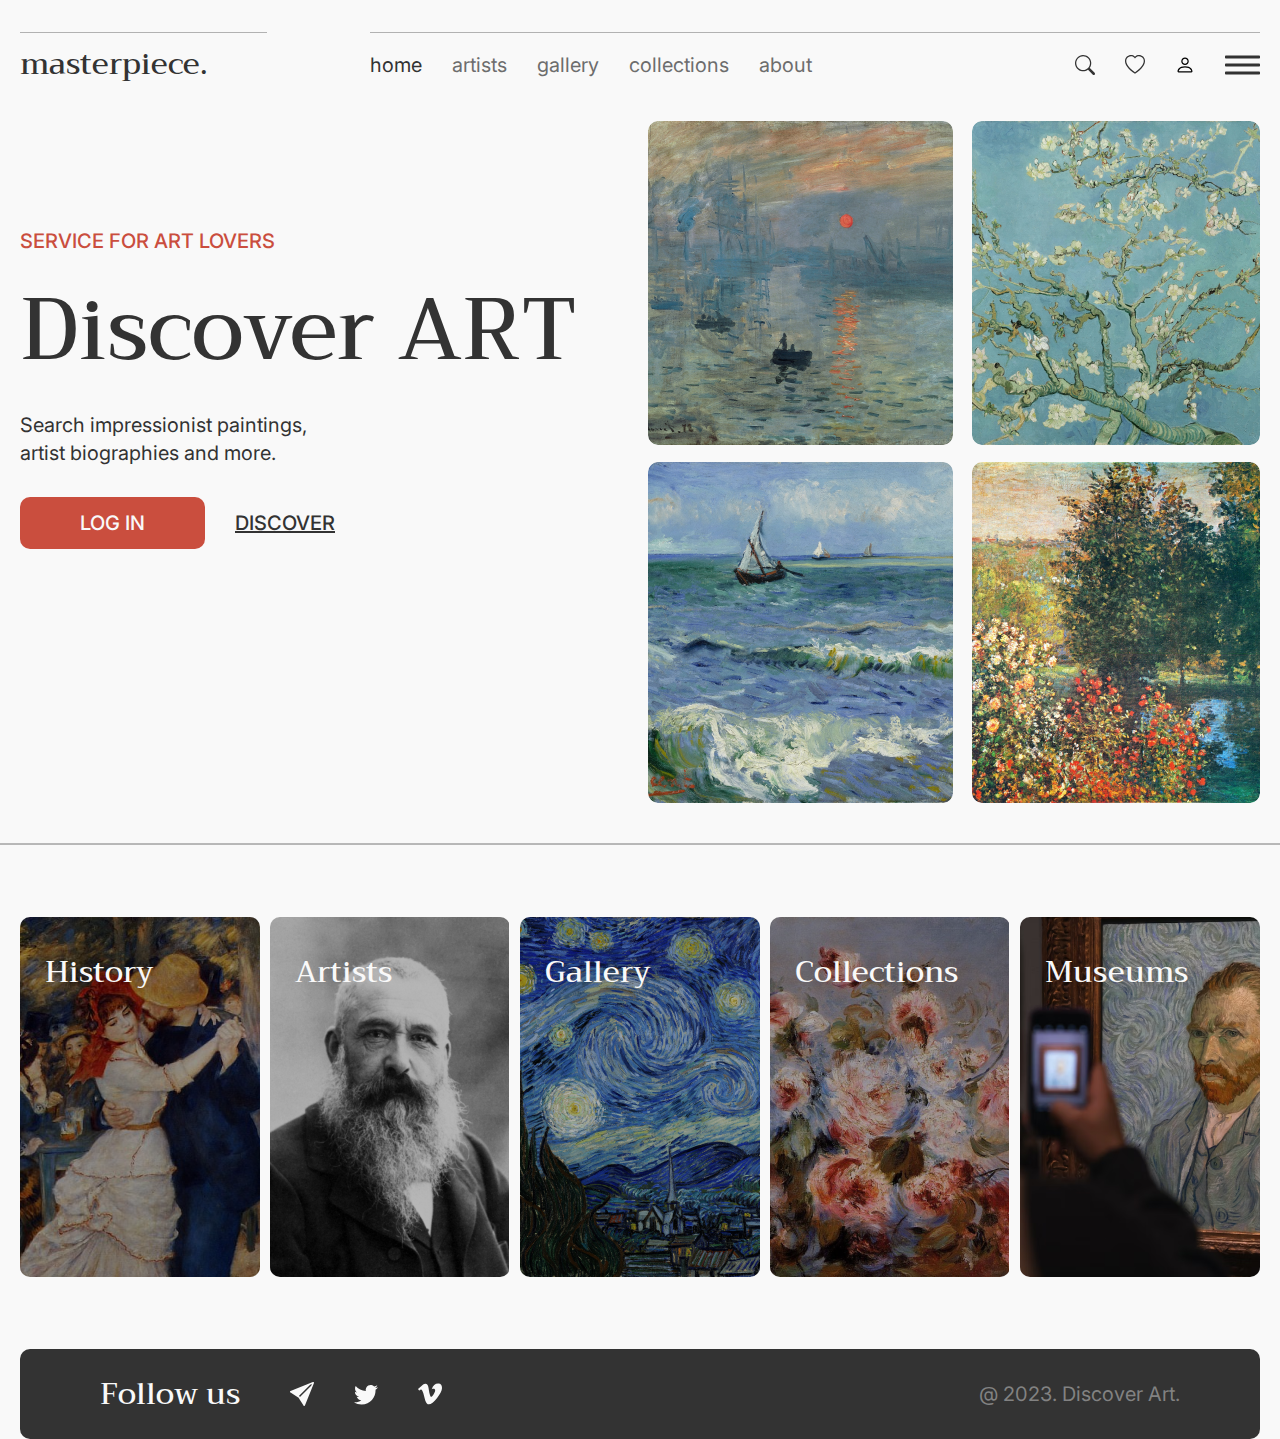
<file: pages/index.html>
<!DOCTYPE html>
<html>
  <head>
    <meta charset="UTF-8" />
    <!-- Тег для корректного отображения интерфейса на безрамочных смартфонах -->
    <!-- Подробнее: https://css-tricks.com/the-notch-and-css/ -->
    <meta name="viewport" content="width=device-width, initial-scale=1, shrink-to-fit=no, user-scalable=no, viewport-fit=cover">
    
    <!-- Подключаем шрифты -->
    <link rel="preconnect" href="https://fonts.googleapis.com">
    <link rel="preconnect" href="https://fonts.gstatic.com" crossorigin>
    <link href="https://fonts.googleapis.com/css2?family=Inter:wght@400;500&family=Trirong:wght@500&display=swap" rel="stylesheet">
    
    <!-- Подключаем стили -->
    <link rel="stylesheet" href="../src/styles/reset.css">   
    <link rel="stylesheet" href="../src/styles/header.css">
    <link rel="stylesheet" href="../src/styles/main.css">
    <link rel="stylesheet" href="../src/styles/category.css">
    <link rel="stylesheet" href="../src/styles/first_screen.css">
    <link rel="stylesheet" href="../src/styles/footer.css">
    <!-- Фавиконка и заголовок документа -->
    <title>Discover Art</title>
  </head>
  <body>
    <!-- Шапка -->
    <header class="main-header">
        <div class="main-header__wrapper">
            <div class="main-header__left-content">
                <svg xmlns="http://www.w3.org/2000/svg" width="247" height="1" viewBox="0 0 247 1" fill="none">
                    <path d="M0 0H247" stroke="#6D6D6D"/>
                </svg>
                <div class="main-header__logo">masterpiece.</div>
            </div>
            <div class="main-header__right-content">
                <svg xmlns="http://www.w3.org/2000/svg" width="890" height="1" viewBox="0 0 890 1" fill="none">
                    <path d="M0 0H890" stroke="#6D6D6D"/>
                  </svg>
                <div class="main-header__navigation">
                    <a class="link main-header__navigation-item main-header__navigation-item_selected" href="../pages/index.html">home</a>
                    <a class="link main-header__navigation-item" href="/">artists</a>
                    <a class="link main-header__navigation-item" href="../pages/gallery.html">gallery</a>
                    <a class="link main-header__navigation-item" href="/">collections</a>
                    <a class="link main-header__navigation-item" href="../pages/about.html">about</a>
                    <div style="flex: 1 1 0; align-self: stretch; flex-direction: column; justify-content: flex-start; align-items: flex-start; gap: 10px; display: inline-flex">
                        <div style="width: 32px; height: 32px; position: relative"></div>
                    </div>
                    <svg xmlns="http://www.w3.org/2000/svg" width="20" height="20" viewBox="0 0 20 20" fill="none">
                        <g clip-path="url(#clip0_33_578)">
                          <path d="M14.6776 12.9292C15.888 11.2776 16.4301 9.22985 16.1955 7.19568C15.9609 5.1615 14.9669 3.29091 13.4123 1.95815C11.8578 0.625392 9.85733 -0.0712549 7.81119 0.0075865C5.76505 0.0864279 3.82413 0.934943 2.37673 2.38337C0.929335 3.83181 0.0822089 5.77334 0.0048316 7.81953C-0.0725457 9.86573 0.625532 11.8657 1.95941 13.4193C3.29328 14.9729 5.16458 15.9656 7.19892 16.1987C9.23326 16.4319 11.2806 15.8883 12.9314 14.6767H12.9301C12.9676 14.7267 13.0076 14.7742 13.0526 14.8205L17.8651 19.633C18.0995 19.8675 18.4175 19.9994 18.7491 19.9995C19.0807 19.9996 19.3987 19.868 19.6333 19.6336C19.8678 19.3992 19.9997 19.0813 19.9998 18.7497C19.9999 18.4181 19.8683 18.1 19.6339 17.8655L14.8214 13.053C14.7767 13.0078 14.7286 12.966 14.6776 12.928V12.9292ZM15.0001 8.12424C15.0001 9.02708 14.8223 9.92108 14.4768 10.7552C14.1313 11.5893 13.6249 12.3472 12.9865 12.9856C12.3481 13.624 11.5902 14.1304 10.7561 14.4759C9.92198 14.8214 9.02798 14.9992 8.12515 14.9992C7.22231 14.9992 6.32831 14.8214 5.4942 14.4759C4.66008 14.1304 3.90219 13.624 3.26379 12.9856C2.62538 12.3472 2.11897 11.5893 1.77347 10.7552C1.42797 9.92108 1.25015 9.02708 1.25015 8.12424C1.25015 6.30088 1.97447 4.55219 3.26379 3.26288C4.5531 1.97357 6.30178 1.24924 8.12515 1.24924C9.94851 1.24924 11.6972 1.97357 12.9865 3.26288C14.2758 4.55219 15.0001 6.30088 15.0001 8.12424V8.12424Z" fill="#333333"/>
                        </g>
                        <defs>
                          <clipPath id="clip0_33_578">
                            <rect width="20" height="20" fill="white"/>
                          </clipPath>
                        </defs>
                      </svg>
                      <svg xmlns="http://www.w3.org/2000/svg" width="20" height="20" viewBox="0 0 20 20" fill="none">
                        <g clip-path="url(#clip0_33_596)">
                          <path d="M9.99987 3.435L9.10362 2.51375C6.99987 0.35125 3.14237 1.0975 1.74987 3.81625C1.09612 5.095 0.948619 6.94125 2.14237 9.2975C3.29237 11.5663 5.68487 14.2837 9.99987 17.2437C14.3149 14.2837 16.7061 11.5663 17.8574 9.2975C19.0511 6.94 18.9049 5.095 18.2499 3.81625C16.8574 1.0975 12.9999 0.35 10.8961 2.5125L9.99987 3.435ZM9.99987 18.75C-9.16638 6.085 4.09862 -3.8 9.77987 1.42875C9.85487 1.4975 9.92862 1.56875 9.99987 1.6425C10.0704 1.56882 10.1438 1.49793 10.2199 1.43C15.8999 -3.8025 29.1661 6.08375 9.99987 18.75Z" fill="#333333"/>
                        </g>
                        <defs>
                          <clipPath id="clip0_33_596">
                            <rect width="20" height="20" fill="white"/>
                          </clipPath>
                        </defs>
                      </svg>
                      <svg xmlns="http://www.w3.org/2000/svg" width="20" height="20" viewBox="0 0 20 20" fill="none">
                        <path d="M10 10C10.9946 10 11.9484 9.60491 12.6517 8.90165C13.3549 8.19839 13.75 7.24456 13.75 6.25C13.75 5.25544 13.3549 4.30161 12.6517 3.59835C11.9484 2.89509 10.9946 2.5 10 2.5C9.00544 2.5 8.05161 2.89509 7.34835 3.59835C6.64509 4.30161 6.25 5.25544 6.25 6.25C6.25 7.24456 6.64509 8.19839 7.34835 8.90165C8.05161 9.60491 9.00544 10 10 10V10ZM12.5 6.25C12.5 6.91304 12.2366 7.54893 11.7678 8.01777C11.2989 8.48661 10.663 8.75 10 8.75C9.33696 8.75 8.70107 8.48661 8.23223 8.01777C7.76339 7.54893 7.5 6.91304 7.5 6.25C7.5 5.58696 7.76339 4.95107 8.23223 4.48223C8.70107 4.01339 9.33696 3.75 10 3.75C10.663 3.75 11.2989 4.01339 11.7678 4.48223C12.2366 4.95107 12.5 5.58696 12.5 6.25V6.25ZM17.5 16.25C17.5 17.5 16.25 17.5 16.25 17.5H3.75C3.75 17.5 2.5 17.5 2.5 16.25C2.5 15 3.75 11.25 10 11.25C16.25 11.25 17.5 15 17.5 16.25ZM16.25 16.245C16.2487 15.9375 16.0575 15.0125 15.21 14.165C14.395 13.35 12.8613 12.5 10 12.5C7.1375 12.5 5.605 13.35 4.79 14.165C3.9425 15.0125 3.7525 15.9375 3.75 16.245H16.25Z" fill="black"/>
                      </svg>
                      <svg xmlns="http://www.w3.org/2000/svg" width="35" height="20" viewBox="0 0 35 20" fill="none">
                        <g clip-path="url(#clip0_33_580)">
                          <path d="M34 0.5H1C0.447715 0.5 0 0.947715 0 1.5V2.5C0 3.05228 0.447715 3.5 1 3.5H34C34.5523 3.5 35 3.05228 35 2.5V1.5C35 0.947715 34.5523 0.5 34 0.5Z" fill="#333333"/>
                          <path d="M34 8.5H1C0.447715 8.5 0 8.94772 0 9.5V10.5C0 11.0523 0.447715 11.5 1 11.5H34C34.5523 11.5 35 11.0523 35 10.5V9.5C35 8.94772 34.5523 8.5 34 8.5Z" fill="#333333"/>
                          <path d="M34 16.5H1C0.447715 16.5 0 16.9477 0 17.5V18.5C0 19.0523 0.447715 19.5 1 19.5H34C34.5523 19.5 35 19.0523 35 18.5V17.5C35 16.9477 34.5523 16.5 34 16.5Z" fill="#333333"/>
                        </g>
                        <defs>
                          <clipPath id="clip0_33_580">
                            <rect width="35" height="20" fill="white"/>
                          </clipPath>
                        </defs>
                      </svg>
                </div>
            </div>
        </div>
    </header>
    
    <!-- Первый экран-->
    <div class="main-first-screen">
        <div class="main-first-screen__wrapper">
            <div class="main-first-screen__left-part">
                <div class="main-first-screen__h2">SERVICE FOR ART LOVERS</div>
                <div class="main-first-screen__h1">Discover ART</div>
                <div class="main-first-screen__text">Search impressionist paintings, artist biographies and more.</div>
                <div class="main-first-screen__buttons">
                    <button class="button">LOG IN</button>
                    <div class="link_button">DISCOVER</div>
                </div>
            </div>
            <div class="main-first-screen__right-part">
                <div class="main-first-screen__images">
                    <img class="main-first-screen__img-left-one" src="../assets/sunset.png" />
                    <img class="main-first-screen__img-right-top" src="../assets/flowers.png" />
                    <img class="main-first-screen__img-left-bottom" src="../assets/sea.png" />
                    <img class="main-first-screen__img-right-bottom" src="../assets/garden.png" />
                </div>
            </div>
        </div>
    </div>

    <div class="devider">
        <svg xmlns="http://www.w3.org/2000/svg" width="1360" height="2" viewBox="0 0 1360 2" fill="none">
            <path d="M0 1.00012L1360 1" stroke="#6D6D6D"/>
          </svg>
    </div>

    <!-- Категории -->
    <div class="main-category">
        <div class="main-category__wrapper">
            <div class="main-category__category-one">
                <img class="main-category__image-category" src="../assets/history.png">                
                <div class="main-category__category-text">History</div>
            </div>
            <div class="main-category__category-one">
                <img class="main-category__image-category" src="../assets/artists.png">                
                <div class="main-category__category-text">Artists</div>
            </div>
            <div class="main-category__category-one">
                <img class="main-category__image-category" src="../assets/gallery.png">                
                <div class="main-category__category-text">Gallery</div>
            </div>
            <div class="main-category__category-one">
                <img class="main-category__image-category" src="../assets/collection.png">                
                <div class="main-category__category-text">Collections</div>
            </div>
            <div class="main-category__category-one">
                <img class="main-category__image-category" src="../assets/museums.png">                
                <div class="main-category__category-text">Museums</div>
            </div>
        </div>
    </div>
     
    <!-- Подвал -->
    <div class="main-footer">
        <div class="main-footer__wrapper">
            
            <div class="main-footer__bg">
                <div class="main-footer__content">
                    <div class="main-footer__left-part">
                        <div class="main-footer__text-h">Follow us</div>
                        <div class="main-footer__icons">
                            <svg xmlns="http://www.w3.org/2000/svg" width="24" height="24" viewBox="0 0 24 24" fill="none">
                            <g clip-path="url(#clip0_33_876)">
                              <path fill-rule="evenodd" clip-rule="evenodd" d="M23.9461 1.02901C24.0007 0.892718 24.0141 0.743408 23.9846 0.599594C23.9551 0.455779 23.884 0.323785 23.7802 0.219975C23.6764 0.116166 23.5444 0.0451054 23.4006 0.0156042C23.2568 -0.013897 23.1074 -0.000541715 22.9711 0.0540143L22.8286 0.111014L1.15065 8.78101L1.14915 8.78251L0.471148 9.05251C0.342733 9.10374 0.230976 9.18946 0.148222 9.30021C0.0654668 9.41096 0.0149351 9.54243 0.00220827 9.6801C-0.0105185 9.81776 0.0150548 9.95627 0.0761036 10.0803C0.137152 10.2044 0.2313 10.3091 0.348148 10.383L0.963148 10.773L0.964648 10.776L7.80915 15.1305L8.45715 15.543L8.86965 16.191L13.2241 23.0355L13.2271 23.0385L13.6171 23.6535C13.6913 23.7699 13.7961 23.8636 13.92 23.9243C14.044 23.9849 14.1823 24.0102 14.3197 23.9973C14.4571 23.9845 14.5883 23.9339 14.6988 23.8513C14.8093 23.7687 14.8949 23.6572 14.9461 23.529L15.2176 22.8495L23.8891 1.17001L23.9461 1.02751V1.02901ZM21.1966 3.86401L21.9031 2.09701L20.1361 2.80351L8.89515 14.0445L9.40215 14.367C9.49519 14.4261 9.57406 14.505 9.63315 14.598L9.95565 15.105L21.1966 3.86401Z" fill="#F9F9F9"/>
                            </g>
                            <defs>
                              <clipPath id="clip0_33_876">
                                <rect width="24" height="24" fill="white"/>
                              </clipPath>
                            </defs>
                          </svg>
                          <svg xmlns="http://www.w3.org/2000/svg" width="24" height="24" viewBox="0 0 24 24" fill="none">
                            <path d="M7.539 22.5001C16.596 22.5001 21.5505 14.9956 21.5505 8.49912C21.5505 8.28912 21.5505 8.07612 21.5415 7.86612C22.5061 7.16785 23.3386 6.30335 24 5.31312C23.099 5.7104 22.1441 5.97223 21.1665 6.09012C22.1963 5.47458 22.9676 4.50608 23.337 3.36462C22.3695 3.93781 21.3105 4.34018 20.2065 4.55412C19.4643 3.76366 18.4821 3.24 17.4121 3.06426C16.3421 2.88852 15.2441 3.07051 14.288 3.58203C13.3319 4.09355 12.5712 4.90607 12.1237 5.89371C11.6761 6.88136 11.5668 7.98902 11.8125 9.04513C9.85461 8.94695 7.93922 8.43833 6.19056 7.55224C4.4419 6.66615 2.89903 5.42239 1.662 3.90162C1.03401 4.98625 0.842361 6.26923 1.12597 7.49002C1.40958 8.71082 2.14718 9.77792 3.189 10.4746C2.40831 10.4481 1.64478 10.2385 0.96 9.86262V9.93012C0.961346 11.0663 1.35496 12.1673 2.07431 13.0468C2.79366 13.9263 3.79462 14.5304 4.908 14.7571C4.48539 14.8735 4.04884 14.9316 3.6105 14.9296C3.30148 14.9306 2.99307 14.9019 2.6895 14.8441C3.00418 15.8222 3.61691 16.6774 4.44187 17.2898C5.26683 17.9023 6.2627 18.2414 7.29 18.2596C5.54483 19.6303 3.3891 20.3737 1.17 20.3701C0.778981 20.3718 0.388235 20.3492 0 20.3026C2.25227 21.7385 4.86795 22.5009 7.539 22.5001Z" fill="#F9F9F9"/>
                          </svg>
                          <svg xmlns="http://www.w3.org/2000/svg" width="24" height="24" viewBox="0 0 24 24" fill="none">
                            <path d="M23.988 6.3061C23.8815 8.6401 22.251 11.8366 19.095 15.8956C15.8325 20.1391 13.071 22.2601 10.812 22.2601C9.4125 22.2601 8.229 20.9686 7.2615 18.3856L5.325 11.2846C4.605 8.7001 3.834 7.4101 3.0105 7.4101C2.8335 7.4101 2.205 7.7896 1.1295 8.5411L0 7.0861C1.17475 6.05433 2.34178 5.0138 3.501 3.9646C5.082 2.5996 6.2685 1.8826 7.0605 1.8091C8.925 1.6246 10.0755 2.9011 10.5075 5.6386C10.9725 8.5906 11.2965 10.4236 11.4765 11.1376C12.0165 13.5841 12.6105 14.8066 13.2555 14.8051C13.7565 14.8051 14.5095 14.0101 15.5175 12.4246C16.524 10.8376 17.0625 9.6301 17.133 8.8021C17.277 7.4326 16.7385 6.7471 15.5175 6.7471C14.9046 6.75609 14.2999 6.88927 13.74 7.1386C14.9235 3.2791 17.1765 1.4011 20.502 1.5046C22.968 1.5796 24.1305 3.1801 23.988 6.3046V6.3061Z" fill="#F9F9F9"/>
                          </svg>
                        </div>
                    </div>
                    <div class="main-footer__copyright">@ 2023. Discover Art.</div>
                </div>
            </div>
        </div>
    </div>


    
    
    
      
  </body>
</html>
</file>
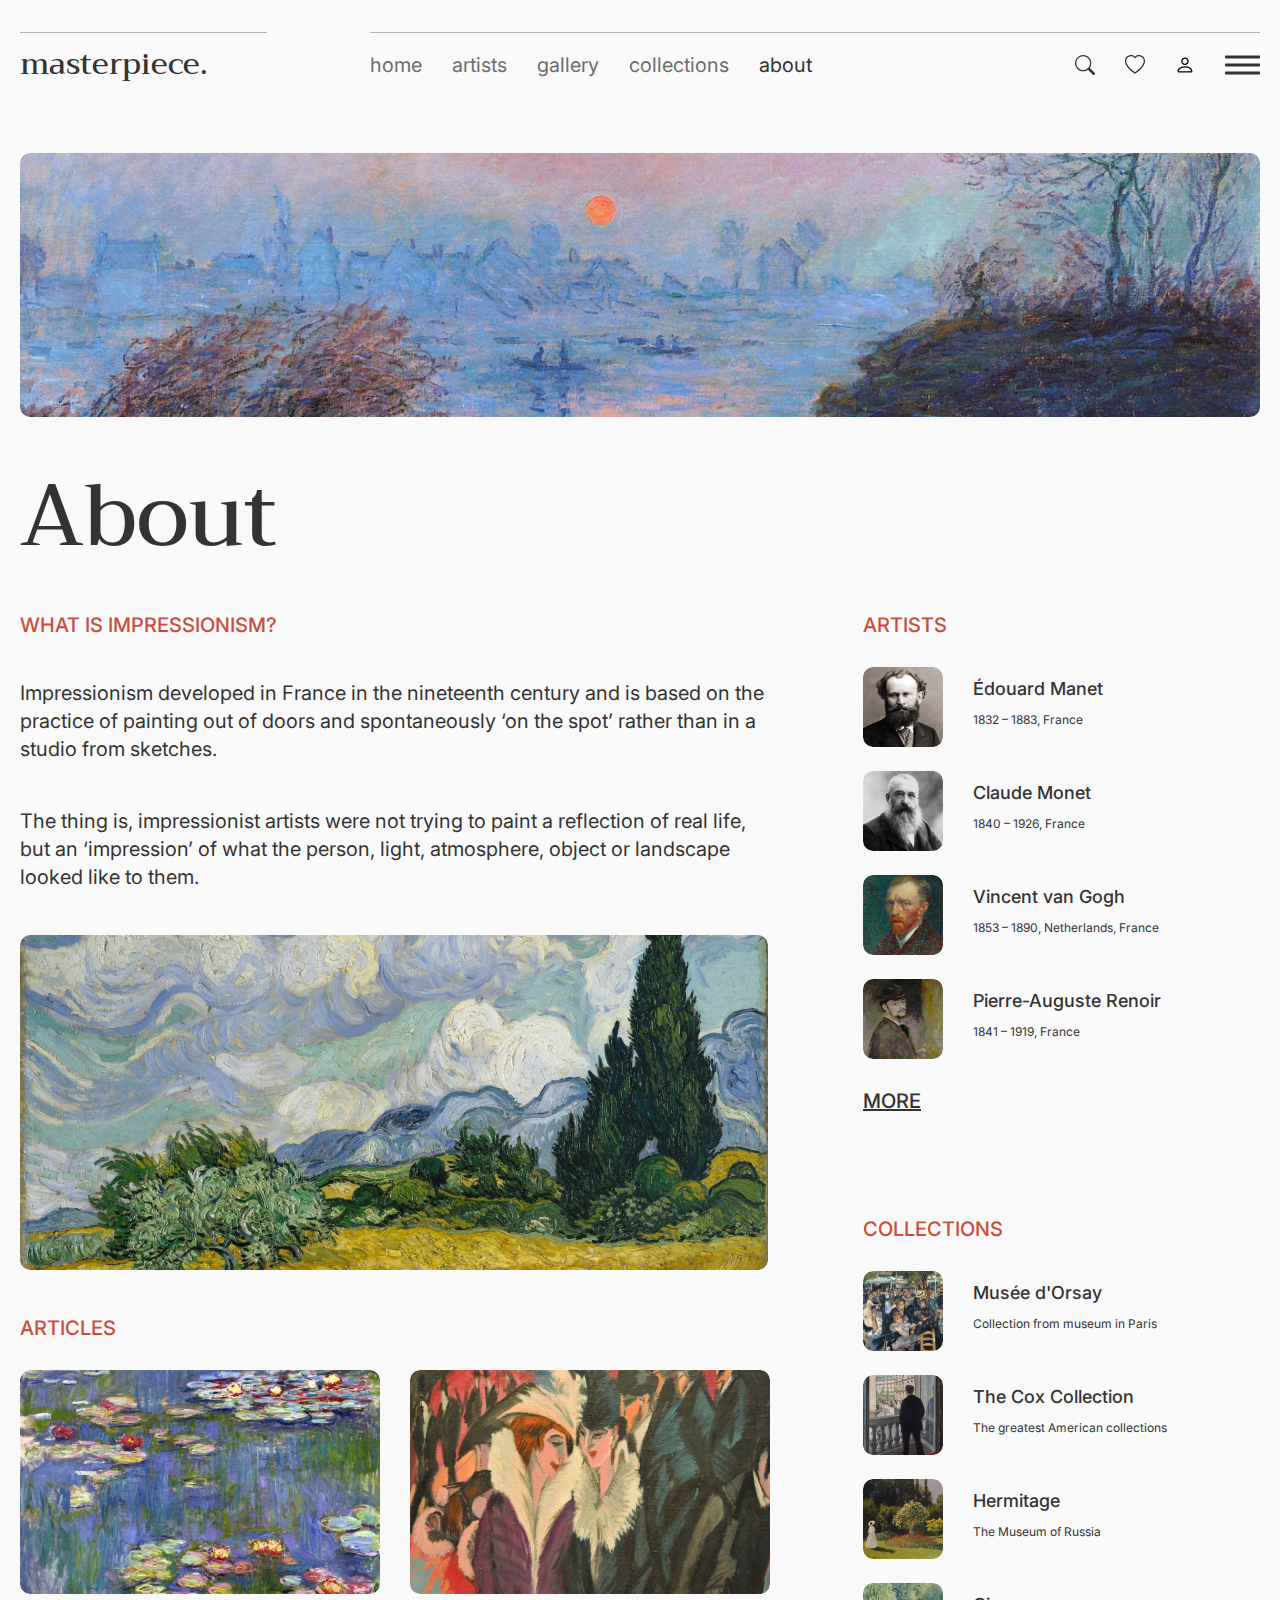
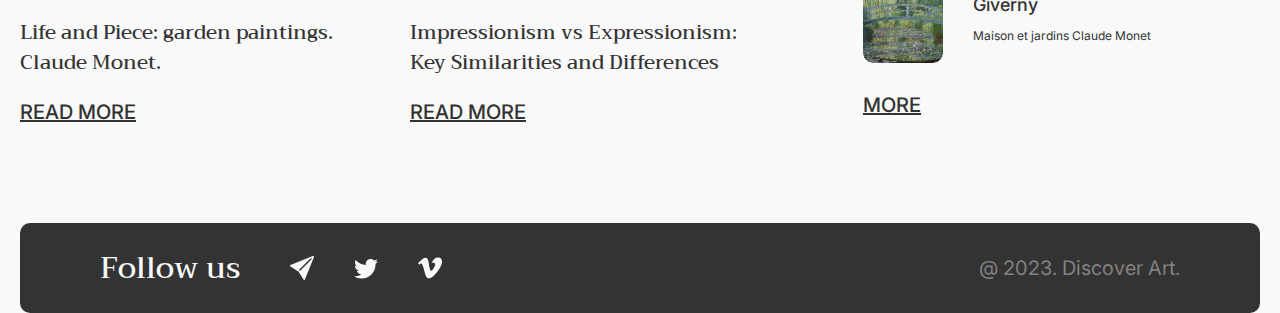
<file: pages/about.html>
<!DOCTYPE html>
<html>
  <head>
    <meta charset="UTF-8" />
    <!-- Тег для корректного отображения интерфейса на безрамочных смартфонах -->
    <!-- Подробнее: https://css-tricks.com/the-notch-and-css/ -->
    <meta name="viewport" content="width=device-width, initial-scale=1, shrink-to-fit=no, user-scalable=no, viewport-fit=cover">
    
    <!-- Подключаем шрифты -->
    <link rel="preconnect" href="https://fonts.googleapis.com">
    <link rel="preconnect" href="https://fonts.gstatic.com" crossorigin>
    <link href="https://fonts.googleapis.com/css2?family=Inter:wght@400;500&family=Trirong:wght@500&display=swap" rel="stylesheet">
    
    <!-- Подключаем стили -->
    <link rel="stylesheet" href="../src/styles/reset.css">   
    <link rel="stylesheet" href="../src/styles/header.css">
    <link rel="stylesheet" href="../src/styles/main.css">
    <link rel="stylesheet" href="../src/styles/category.css">
    <link rel="stylesheet" href="../src/styles/first_screen.css">
    <link rel="stylesheet" href="../src/styles/text_head.css">
    <link rel="stylesheet" href="../src/styles/gallery.css">
    <link rel="stylesheet" href="../src/styles/footer.css">
    <link rel="stylesheet" href="../src/styles/pagination.css">
    <link rel="stylesheet" href="../src/styles/image-header.css">
    <link rel="stylesheet" href="../src/styles/about.css">
    <!-- Фавиконка и заголовок документа -->
    <title>About | Discover Art</title>
  </head>
  <body>
    <!-- Шапка -->
    <header class="main-header">
      <div class="main-header__wrapper">
          <div class="main-header__left-content">
              <svg xmlns="http://www.w3.org/2000/svg" width="247" height="1" viewBox="0 0 247 1" fill="none">
                  <path d="M0 0H247" stroke="#6D6D6D"/>
              </svg>
              <div class="main-header__logo">masterpiece.</div>
          </div>
          <div class="main-header__right-content">
              <svg xmlns="http://www.w3.org/2000/svg" width="890" height="1" viewBox="0 0 890 1" fill="none">
                  <path d="M0 0H890" stroke="#6D6D6D"/>
                </svg>
              <div class="main-header__navigation">
                  <a class="link main-header__navigation-item" href="../pages/index.html">home</a>
                  <a class="link main-header__navigation-item" href="/">artists</a>
                  <a class="link main-header__navigation-item" href="../pages/gallery.html">gallery</a>
                  <a class="link main-header__navigation-item" href="/">collections</a>
                  <a class="link main-header__navigation-item main-header__navigation-item_selected" href="../about.html">about</a>
                  <div style="flex: 1 1 0; align-self: stretch; flex-direction: column; justify-content: flex-start; align-items: flex-start; gap: 10px; display: inline-flex">
                      <div style="width: 32px; height: 32px; position: relative"></div>
                  </div>
                  <svg xmlns="http://www.w3.org/2000/svg" width="20" height="20" viewBox="0 0 20 20" fill="none">
                      <g clip-path="url(#clip0_33_578)">
                        <path d="M14.6776 12.9292C15.888 11.2776 16.4301 9.22985 16.1955 7.19568C15.9609 5.1615 14.9669 3.29091 13.4123 1.95815C11.8578 0.625392 9.85733 -0.0712549 7.81119 0.0075865C5.76505 0.0864279 3.82413 0.934943 2.37673 2.38337C0.929335 3.83181 0.0822089 5.77334 0.0048316 7.81953C-0.0725457 9.86573 0.625532 11.8657 1.95941 13.4193C3.29328 14.9729 5.16458 15.9656 7.19892 16.1987C9.23326 16.4319 11.2806 15.8883 12.9314 14.6767H12.9301C12.9676 14.7267 13.0076 14.7742 13.0526 14.8205L17.8651 19.633C18.0995 19.8675 18.4175 19.9994 18.7491 19.9995C19.0807 19.9996 19.3987 19.868 19.6333 19.6336C19.8678 19.3992 19.9997 19.0813 19.9998 18.7497C19.9999 18.4181 19.8683 18.1 19.6339 17.8655L14.8214 13.053C14.7767 13.0078 14.7286 12.966 14.6776 12.928V12.9292ZM15.0001 8.12424C15.0001 9.02708 14.8223 9.92108 14.4768 10.7552C14.1313 11.5893 13.6249 12.3472 12.9865 12.9856C12.3481 13.624 11.5902 14.1304 10.7561 14.4759C9.92198 14.8214 9.02798 14.9992 8.12515 14.9992C7.22231 14.9992 6.32831 14.8214 5.4942 14.4759C4.66008 14.1304 3.90219 13.624 3.26379 12.9856C2.62538 12.3472 2.11897 11.5893 1.77347 10.7552C1.42797 9.92108 1.25015 9.02708 1.25015 8.12424C1.25015 6.30088 1.97447 4.55219 3.26379 3.26288C4.5531 1.97357 6.30178 1.24924 8.12515 1.24924C9.94851 1.24924 11.6972 1.97357 12.9865 3.26288C14.2758 4.55219 15.0001 6.30088 15.0001 8.12424V8.12424Z" fill="#333333"/>
                      </g>
                      <defs>
                        <clipPath id="clip0_33_578">
                          <rect width="20" height="20" fill="white"/>
                        </clipPath>
                      </defs>
                    </svg>
                    <svg xmlns="http://www.w3.org/2000/svg" width="20" height="20" viewBox="0 0 20 20" fill="none">
                      <g clip-path="url(#clip0_33_596)">
                        <path d="M9.99987 3.435L9.10362 2.51375C6.99987 0.35125 3.14237 1.0975 1.74987 3.81625C1.09612 5.095 0.948619 6.94125 2.14237 9.2975C3.29237 11.5663 5.68487 14.2837 9.99987 17.2437C14.3149 14.2837 16.7061 11.5663 17.8574 9.2975C19.0511 6.94 18.9049 5.095 18.2499 3.81625C16.8574 1.0975 12.9999 0.35 10.8961 2.5125L9.99987 3.435ZM9.99987 18.75C-9.16638 6.085 4.09862 -3.8 9.77987 1.42875C9.85487 1.4975 9.92862 1.56875 9.99987 1.6425C10.0704 1.56882 10.1438 1.49793 10.2199 1.43C15.8999 -3.8025 29.1661 6.08375 9.99987 18.75Z" fill="#333333"/>
                      </g>
                      <defs>
                        <clipPath id="clip0_33_596">
                          <rect width="20" height="20" fill="white"/>
                        </clipPath>
                      </defs>
                    </svg>
                    <svg xmlns="http://www.w3.org/2000/svg" width="20" height="20" viewBox="0 0 20 20" fill="none">
                      <path d="M10 10C10.9946 10 11.9484 9.60491 12.6517 8.90165C13.3549 8.19839 13.75 7.24456 13.75 6.25C13.75 5.25544 13.3549 4.30161 12.6517 3.59835C11.9484 2.89509 10.9946 2.5 10 2.5C9.00544 2.5 8.05161 2.89509 7.34835 3.59835C6.64509 4.30161 6.25 5.25544 6.25 6.25C6.25 7.24456 6.64509 8.19839 7.34835 8.90165C8.05161 9.60491 9.00544 10 10 10V10ZM12.5 6.25C12.5 6.91304 12.2366 7.54893 11.7678 8.01777C11.2989 8.48661 10.663 8.75 10 8.75C9.33696 8.75 8.70107 8.48661 8.23223 8.01777C7.76339 7.54893 7.5 6.91304 7.5 6.25C7.5 5.58696 7.76339 4.95107 8.23223 4.48223C8.70107 4.01339 9.33696 3.75 10 3.75C10.663 3.75 11.2989 4.01339 11.7678 4.48223C12.2366 4.95107 12.5 5.58696 12.5 6.25V6.25ZM17.5 16.25C17.5 17.5 16.25 17.5 16.25 17.5H3.75C3.75 17.5 2.5 17.5 2.5 16.25C2.5 15 3.75 11.25 10 11.25C16.25 11.25 17.5 15 17.5 16.25ZM16.25 16.245C16.2487 15.9375 16.0575 15.0125 15.21 14.165C14.395 13.35 12.8613 12.5 10 12.5C7.1375 12.5 5.605 13.35 4.79 14.165C3.9425 15.0125 3.7525 15.9375 3.75 16.245H16.25Z" fill="black"/>
                    </svg>
                    <svg xmlns="http://www.w3.org/2000/svg" width="35" height="20" viewBox="0 0 35 20" fill="none">
                      <g clip-path="url(#clip0_33_580)">
                        <path d="M34 0.5H1C0.447715 0.5 0 0.947715 0 1.5V2.5C0 3.05228 0.447715 3.5 1 3.5H34C34.5523 3.5 35 3.05228 35 2.5V1.5C35 0.947715 34.5523 0.5 34 0.5Z" fill="#333333"/>
                        <path d="M34 8.5H1C0.447715 8.5 0 8.94772 0 9.5V10.5C0 11.0523 0.447715 11.5 1 11.5H34C34.5523 11.5 35 11.0523 35 10.5V9.5C35 8.94772 34.5523 8.5 34 8.5Z" fill="#333333"/>
                        <path d="M34 16.5H1C0.447715 16.5 0 16.9477 0 17.5V18.5C0 19.0523 0.447715 19.5 1 19.5H34C34.5523 19.5 35 19.0523 35 18.5V17.5C35 16.9477 34.5523 16.5 34 16.5Z" fill="#333333"/>
                      </g>
                      <defs>
                        <clipPath id="clip0_33_580">
                          <rect width="35" height="20" fill="white"/>
                        </clipPath>
                      </defs>
                    </svg>
              </div>
          </div>
      </div>
  </header>

  <!-- Изображение-->
  <div class="image-header">
    <div class="image-header__wrapper">
        <img class="image-header__cover" src="../assets/Cover.png"/>
    </div>
</div>
  
  <!-- Заголовок-->
  <div class="text-header">
      <div class="text-header__wrapper-image">
        <div class="text-header__text">About</div>
      </div>
  </div>

  
<div class="about">
    <div class="about__wrapper">
        <div class="about__content">
            <div class="about__content-left-part">  
                <div class="about__content-left-part-text">
                    <div class="about__h2">WHAT IS IMPRESSIONISM?</div>
                    <div class="about__text">Impressionism developed in France in the nineteenth century and is based on the practice of painting out of doors and spontaneously ‘on the spot’ rather than in a studio from sketches.</div>
                    <div class="about__text">The thing is, impressionist artists were not trying to paint a reflection of real life, but an ‘impression’ of what the person, light, atmosphere, object or landscape looked like to them.</div>
                    <img class="about__image" src="../assets/about.png" />
                </div>
                <div class="about__content-left-part-articles">
                    <div class="about__h2">ARTICLES</div>
                    <div class="about__content-left-part-articles-cards">
                        <div class="about__content-left-part-articles-card">
                            <img class="about__content-left-part-articles-card-image" src="../assets/waterlilies.png" />
                            <div class="about__content-left-part-articles-card-header">Life and Piece: garden paintings. Claude Monet.</div>
                            <div class="link_button">READ MORE</div>
                        </div>
                        <div class="about__content-left-part-articles-card">
                            <img class="about__content-left-part-articles-card-image" src="../assets/abstract.png" />
                            <div class="about__content-left-part-articles-card-header">Impressionism vs Expressionism: Key Similarities and Differences</div>
                            <div class="link_button">READ MORE</div>
                        </div>
                    </div>
                </div>
            </div>
            <div class="about__content-right-part">
                <div class="about__content-right-part-artists">
                    <div class="about__h2">ARTISTS</div>
                    <div class="about__content-right-part-artists-blocks">
                        <div class="about__content-block">
                            <img class="about__content-block-image" src="../assets/Manet.png" />
                            <div class="about__content-block-text">
                                <div class="about__content-block-header">Édouard Manet</div>
                                <div class="about__content-block-signature">1832 – 1883, France</div>
                            </div>
                        </div>
                        <div class="about__content-block">
                            <img class="about__content-block-image" src="../assets/Monet.png" />
                            <div class="about__content-block-text">
                                <div class="about__content-block-header">Claude Monet</div>
                                <div class="about__content-block-signature">1840 – 1926, France</div>
                            </div>
                        </div>
                        <div class="about__content-block">
                            <img class="about__content-block-image" src="../assets/Gogh.png" />
                            <div class="about__content-block-text">
                                <div class="about__content-block-header">Vincent van Gogh</div>
                                <div class="about__content-block-signature">1853 – 1890, Netherlands, France</div>
                            </div>
                        </div>
                        <div class="about__content-block">
                            <img class="about__content-block-image" src="../assets/Renoir.png" />
                            <div class="about__content-block-text">
                                <div class="about__content-block-header">Pierre-Auguste Renoir</div>
                                <div class="about__content-block-signature">1841 – 1919, France</div>
                            </div>
                        </div>
                    </div>
                    <div class="link_button">MORE</div>
                </div>
                <div class="about__content-right-part-artists">
                    <div class="about__h2">COLLECTIONS</div>
                    <div class="about__content-right-part-artists-blocks">
                        <div class="about__content-block">
                            <img class="about__content-block-image" src="../assets/Orsay.png" />
                            <div class="about__content-block-text">
                                <div class="about__content-block-header">Musée d'Orsay</div>
                                <div class="about__content-block-signature">Collection from museum in Paris</div>
                            </div>
                        </div>
                        <div class="about__content-block">
                            <img class="about__content-block-image" src="../assets/Cox.png" />
                            <div class="about__content-block-text">
                                <div class="about__content-block-header">The Cox Collection</div>
                                <div class="about__content-block-signature">The greatest American collections</div>
                            </div>
                        </div>
                        <div class="about__content-block">
                            <img class="about__content-block-image" src="../assets/Hermitage.png" />
                            <div class="about__content-block-text">
                                <div class="about__content-block-header">Hermitage</div>
                                <div class="about__content-block-signature">The Museum of Russia</div>
                            </div>
                        </div>
                        <div class="about__content-block">
                            <img class="about__content-block-image" src="../assets/Giverny.png" />
                            <div class="about__content-block-text">
                                <div class="about__content-block-header">Giverny</div>
                                <div class="about__content-block-signature">Maison et jardins Claude Monet</div>
                            </div>
                        </div>
                    </div>
                    <div class="link_button">MORE</div>
                </div>
            </div>
        </div>
    </div>
</div>

  
  

  <!-- Подвал-->
  <div class="main-footer">
    <div class="main-footer__wrapper">
        
        <div class="main-footer__bg">
            <div class="main-footer__content">
                <div class="main-footer__left-part">
                    <div class="main-footer__text-h">Follow us</div>
                    <div class="main-footer__icons">
                        <svg xmlns="http://www.w3.org/2000/svg" width="24" height="24" viewBox="0 0 24 24" fill="none">
                        <g clip-path="url(#clip0_33_876)">
                          <path fill-rule="evenodd" clip-rule="evenodd" d="M23.9461 1.02901C24.0007 0.892718 24.0141 0.743408 23.9846 0.599594C23.9551 0.455779 23.884 0.323785 23.7802 0.219975C23.6764 0.116166 23.5444 0.0451054 23.4006 0.0156042C23.2568 -0.013897 23.1074 -0.000541715 22.9711 0.0540143L22.8286 0.111014L1.15065 8.78101L1.14915 8.78251L0.471148 9.05251C0.342733 9.10374 0.230976 9.18946 0.148222 9.30021C0.0654668 9.41096 0.0149351 9.54243 0.00220827 9.6801C-0.0105185 9.81776 0.0150548 9.95627 0.0761036 10.0803C0.137152 10.2044 0.2313 10.3091 0.348148 10.383L0.963148 10.773L0.964648 10.776L7.80915 15.1305L8.45715 15.543L8.86965 16.191L13.2241 23.0355L13.2271 23.0385L13.6171 23.6535C13.6913 23.7699 13.7961 23.8636 13.92 23.9243C14.044 23.9849 14.1823 24.0102 14.3197 23.9973C14.4571 23.9845 14.5883 23.9339 14.6988 23.8513C14.8093 23.7687 14.8949 23.6572 14.9461 23.529L15.2176 22.8495L23.8891 1.17001L23.9461 1.02751V1.02901ZM21.1966 3.86401L21.9031 2.09701L20.1361 2.80351L8.89515 14.0445L9.40215 14.367C9.49519 14.4261 9.57406 14.505 9.63315 14.598L9.95565 15.105L21.1966 3.86401Z" fill="#F9F9F9"/>
                        </g>
                        <defs>
                          <clipPath id="clip0_33_876">
                            <rect width="24" height="24" fill="white"/>
                          </clipPath>
                        </defs>
                      </svg>
                      <svg xmlns="http://www.w3.org/2000/svg" width="24" height="24" viewBox="0 0 24 24" fill="none">
                        <path d="M7.539 22.5001C16.596 22.5001 21.5505 14.9956 21.5505 8.49912C21.5505 8.28912 21.5505 8.07612 21.5415 7.86612C22.5061 7.16785 23.3386 6.30335 24 5.31312C23.099 5.7104 22.1441 5.97223 21.1665 6.09012C22.1963 5.47458 22.9676 4.50608 23.337 3.36462C22.3695 3.93781 21.3105 4.34018 20.2065 4.55412C19.4643 3.76366 18.4821 3.24 17.4121 3.06426C16.3421 2.88852 15.2441 3.07051 14.288 3.58203C13.3319 4.09355 12.5712 4.90607 12.1237 5.89371C11.6761 6.88136 11.5668 7.98902 11.8125 9.04513C9.85461 8.94695 7.93922 8.43833 6.19056 7.55224C4.4419 6.66615 2.89903 5.42239 1.662 3.90162C1.03401 4.98625 0.842361 6.26923 1.12597 7.49002C1.40958 8.71082 2.14718 9.77792 3.189 10.4746C2.40831 10.4481 1.64478 10.2385 0.96 9.86262V9.93012C0.961346 11.0663 1.35496 12.1673 2.07431 13.0468C2.79366 13.9263 3.79462 14.5304 4.908 14.7571C4.48539 14.8735 4.04884 14.9316 3.6105 14.9296C3.30148 14.9306 2.99307 14.9019 2.6895 14.8441C3.00418 15.8222 3.61691 16.6774 4.44187 17.2898C5.26683 17.9023 6.2627 18.2414 7.29 18.2596C5.54483 19.6303 3.3891 20.3737 1.17 20.3701C0.778981 20.3718 0.388235 20.3492 0 20.3026C2.25227 21.7385 4.86795 22.5009 7.539 22.5001Z" fill="#F9F9F9"/>
                      </svg>
                      <svg xmlns="http://www.w3.org/2000/svg" width="24" height="24" viewBox="0 0 24 24" fill="none">
                        <path d="M23.988 6.3061C23.8815 8.6401 22.251 11.8366 19.095 15.8956C15.8325 20.1391 13.071 22.2601 10.812 22.2601C9.4125 22.2601 8.229 20.9686 7.2615 18.3856L5.325 11.2846C4.605 8.7001 3.834 7.4101 3.0105 7.4101C2.8335 7.4101 2.205 7.7896 1.1295 8.5411L0 7.0861C1.17475 6.05433 2.34178 5.0138 3.501 3.9646C5.082 2.5996 6.2685 1.8826 7.0605 1.8091C8.925 1.6246 10.0755 2.9011 10.5075 5.6386C10.9725 8.5906 11.2965 10.4236 11.4765 11.1376C12.0165 13.5841 12.6105 14.8066 13.2555 14.8051C13.7565 14.8051 14.5095 14.0101 15.5175 12.4246C16.524 10.8376 17.0625 9.6301 17.133 8.8021C17.277 7.4326 16.7385 6.7471 15.5175 6.7471C14.9046 6.75609 14.2999 6.88927 13.74 7.1386C14.9235 3.2791 17.1765 1.4011 20.502 1.5046C22.968 1.5796 24.1305 3.1801 23.988 6.3046V6.3061Z" fill="#F9F9F9"/>
                      </svg>
                    </div>
                </div>
                <div class="main-footer__copyright">@ 2023. Discover Art.</div>
            </div>
        </div>
    </div>
  </div>

      
  </body>
</html>
</file>
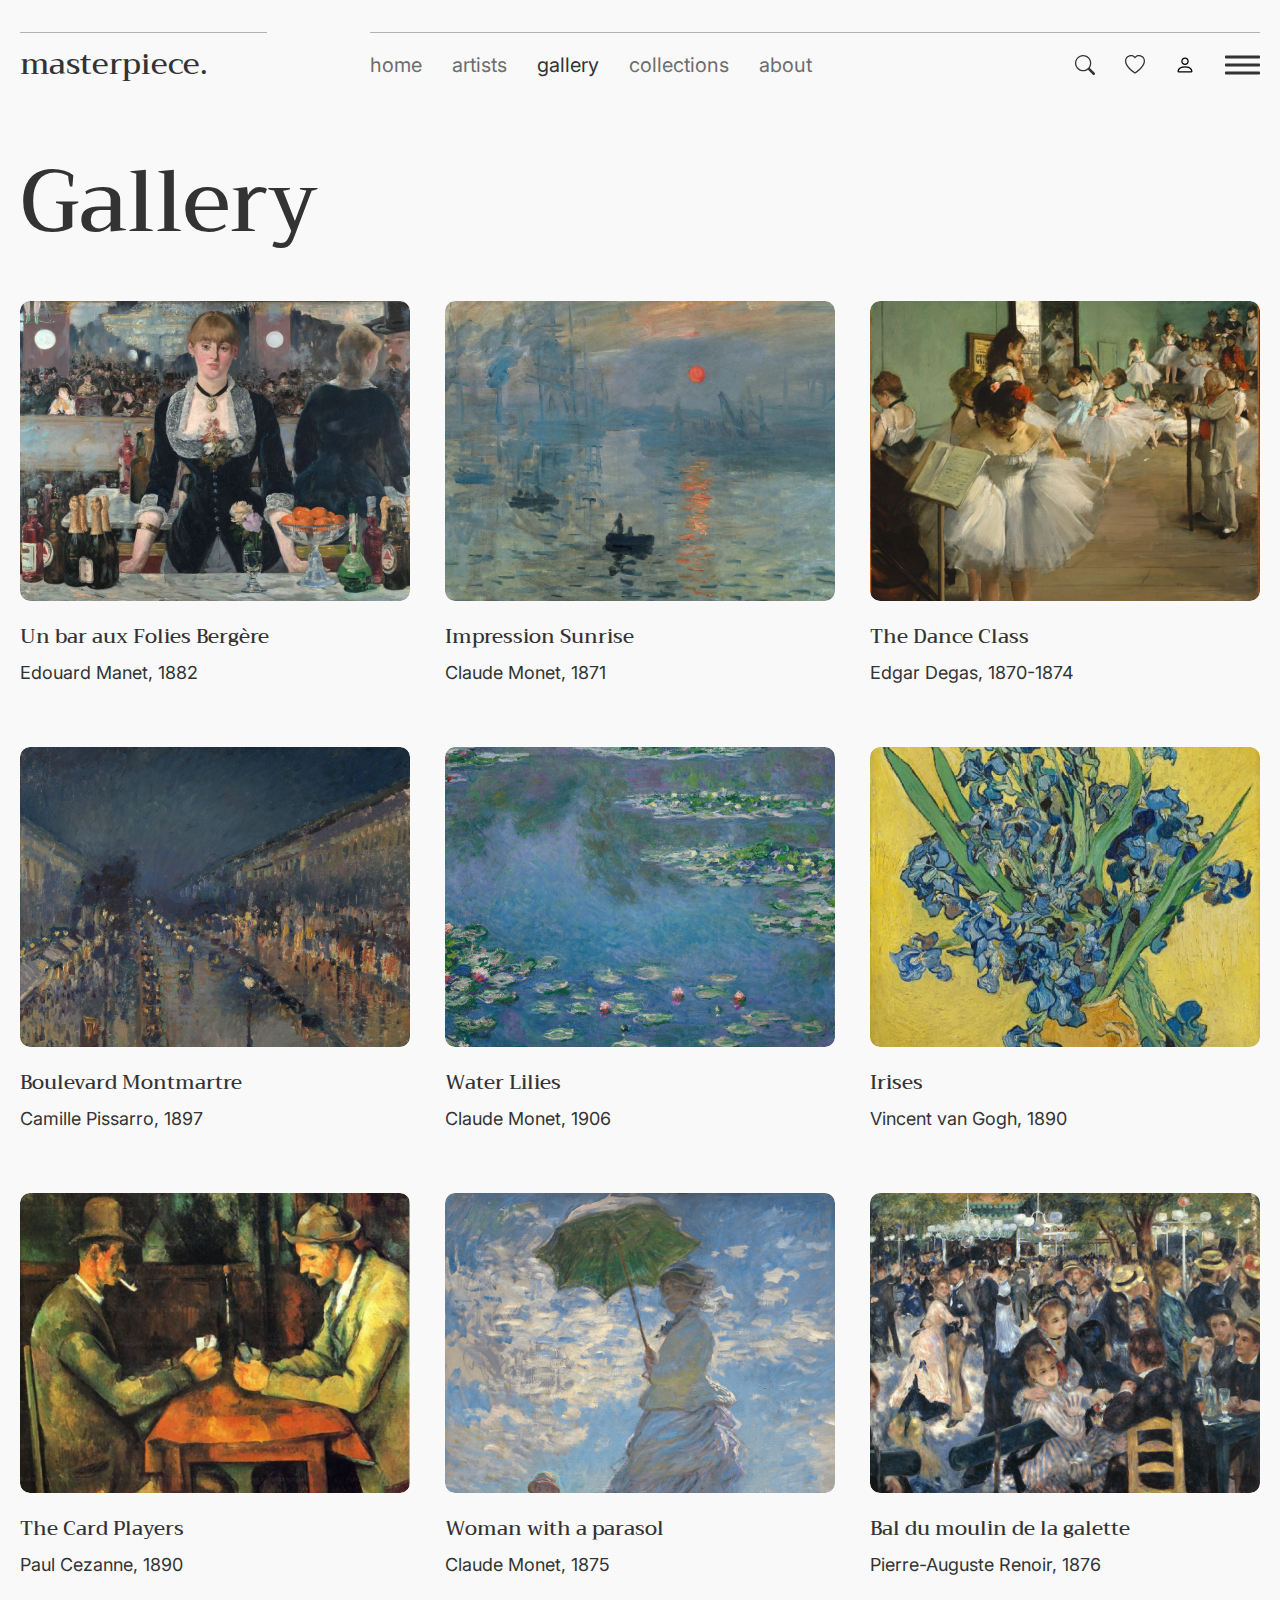
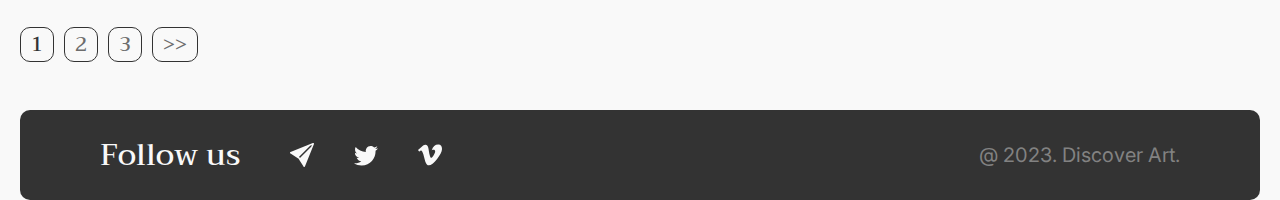
<file: pages/gallery.html>
<!DOCTYPE html>
<html>
  <head>
    <meta charset="UTF-8" />
    <!-- Тег для корректного отображения интерфейса на безрамочных смартфонах -->
    <!-- Подробнее: https://css-tricks.com/the-notch-and-css/ -->
    <meta name="viewport" content="width=device-width, initial-scale=1, shrink-to-fit=no, user-scalable=no, viewport-fit=cover">
    
    <!-- Подключаем шрифты -->
    <link rel="preconnect" href="https://fonts.googleapis.com">
    <link rel="preconnect" href="https://fonts.gstatic.com" crossorigin>
    <link href="https://fonts.googleapis.com/css2?family=Inter:wght@400;500&family=Trirong:wght@500&display=swap" rel="stylesheet">
    
    <!-- Подключаем стили -->
    <link rel="stylesheet" href="../src/styles/reset.css">   
    <link rel="stylesheet" href="../src/styles/header.css">
    <link rel="stylesheet" href="../src/styles/main.css">
    <link rel="stylesheet" href="../src/styles/category.css">
    <link rel="stylesheet" href="../src/styles/first_screen.css">
    <link rel="stylesheet" href="../src/styles/text_head.css">
    <link rel="stylesheet" href="../src/styles/gallery.css">
    <link rel="stylesheet" href="../src/styles/footer.css">
    <link rel="stylesheet" href="../src/styles/pagination.css">
    <!-- Фавиконка и заголовок документа -->
    <title>Discover Art</title>
  </head>
  <body>
    <!-- Шапка -->
    <header class="main-header">
      <div class="main-header__wrapper">
          <div class="main-header__left-content">
              <svg xmlns="http://www.w3.org/2000/svg" width="247" height="1" viewBox="0 0 247 1" fill="none">
                  <path d="M0 0H247" stroke="#6D6D6D"/>
              </svg>
              <div class="main-header__logo">masterpiece.</div>
          </div>
          <div class="main-header__right-content">
              <svg xmlns="http://www.w3.org/2000/svg" width="890" height="1" viewBox="0 0 890 1" fill="none">
                  <path d="M0 0H890" stroke="#6D6D6D"/>
                </svg>
              <div class="main-header__navigation">
                  <a class="link main-header__navigation-item" href="../pages/index.html">home</a>
                  <a class="link main-header__navigation-item" href="/">artists</a>
                  <a class="link main-header__navigation-item main-header__navigation-item_selected" href="../pages/gallery.html">gallery</a>
                  <a class="link main-header__navigation-item" href="/">collections</a>
                  <a class="link main-header__navigation-item" href="../pages/about.html">about</a>
                  <div style="flex: 1 1 0; align-self: stretch; flex-direction: column; justify-content: flex-start; align-items: flex-start; gap: 10px; display: inline-flex">
                      <div style="width: 32px; height: 32px; position: relative"></div>
                  </div>
                  <svg xmlns="http://www.w3.org/2000/svg" width="20" height="20" viewBox="0 0 20 20" fill="none">
                      <g clip-path="url(#clip0_33_578)">
                        <path d="M14.6776 12.9292C15.888 11.2776 16.4301 9.22985 16.1955 7.19568C15.9609 5.1615 14.9669 3.29091 13.4123 1.95815C11.8578 0.625392 9.85733 -0.0712549 7.81119 0.0075865C5.76505 0.0864279 3.82413 0.934943 2.37673 2.38337C0.929335 3.83181 0.0822089 5.77334 0.0048316 7.81953C-0.0725457 9.86573 0.625532 11.8657 1.95941 13.4193C3.29328 14.9729 5.16458 15.9656 7.19892 16.1987C9.23326 16.4319 11.2806 15.8883 12.9314 14.6767H12.9301C12.9676 14.7267 13.0076 14.7742 13.0526 14.8205L17.8651 19.633C18.0995 19.8675 18.4175 19.9994 18.7491 19.9995C19.0807 19.9996 19.3987 19.868 19.6333 19.6336C19.8678 19.3992 19.9997 19.0813 19.9998 18.7497C19.9999 18.4181 19.8683 18.1 19.6339 17.8655L14.8214 13.053C14.7767 13.0078 14.7286 12.966 14.6776 12.928V12.9292ZM15.0001 8.12424C15.0001 9.02708 14.8223 9.92108 14.4768 10.7552C14.1313 11.5893 13.6249 12.3472 12.9865 12.9856C12.3481 13.624 11.5902 14.1304 10.7561 14.4759C9.92198 14.8214 9.02798 14.9992 8.12515 14.9992C7.22231 14.9992 6.32831 14.8214 5.4942 14.4759C4.66008 14.1304 3.90219 13.624 3.26379 12.9856C2.62538 12.3472 2.11897 11.5893 1.77347 10.7552C1.42797 9.92108 1.25015 9.02708 1.25015 8.12424C1.25015 6.30088 1.97447 4.55219 3.26379 3.26288C4.5531 1.97357 6.30178 1.24924 8.12515 1.24924C9.94851 1.24924 11.6972 1.97357 12.9865 3.26288C14.2758 4.55219 15.0001 6.30088 15.0001 8.12424V8.12424Z" fill="#333333"/>
                      </g>
                      <defs>
                        <clipPath id="clip0_33_578">
                          <rect width="20" height="20" fill="white"/>
                        </clipPath>
                      </defs>
                    </svg>
                    <svg xmlns="http://www.w3.org/2000/svg" width="20" height="20" viewBox="0 0 20 20" fill="none">
                      <g clip-path="url(#clip0_33_596)">
                        <path d="M9.99987 3.435L9.10362 2.51375C6.99987 0.35125 3.14237 1.0975 1.74987 3.81625C1.09612 5.095 0.948619 6.94125 2.14237 9.2975C3.29237 11.5663 5.68487 14.2837 9.99987 17.2437C14.3149 14.2837 16.7061 11.5663 17.8574 9.2975C19.0511 6.94 18.9049 5.095 18.2499 3.81625C16.8574 1.0975 12.9999 0.35 10.8961 2.5125L9.99987 3.435ZM9.99987 18.75C-9.16638 6.085 4.09862 -3.8 9.77987 1.42875C9.85487 1.4975 9.92862 1.56875 9.99987 1.6425C10.0704 1.56882 10.1438 1.49793 10.2199 1.43C15.8999 -3.8025 29.1661 6.08375 9.99987 18.75Z" fill="#333333"/>
                      </g>
                      <defs>
                        <clipPath id="clip0_33_596">
                          <rect width="20" height="20" fill="white"/>
                        </clipPath>
                      </defs>
                    </svg>
                    <svg xmlns="http://www.w3.org/2000/svg" width="20" height="20" viewBox="0 0 20 20" fill="none">
                      <path d="M10 10C10.9946 10 11.9484 9.60491 12.6517 8.90165C13.3549 8.19839 13.75 7.24456 13.75 6.25C13.75 5.25544 13.3549 4.30161 12.6517 3.59835C11.9484 2.89509 10.9946 2.5 10 2.5C9.00544 2.5 8.05161 2.89509 7.34835 3.59835C6.64509 4.30161 6.25 5.25544 6.25 6.25C6.25 7.24456 6.64509 8.19839 7.34835 8.90165C8.05161 9.60491 9.00544 10 10 10V10ZM12.5 6.25C12.5 6.91304 12.2366 7.54893 11.7678 8.01777C11.2989 8.48661 10.663 8.75 10 8.75C9.33696 8.75 8.70107 8.48661 8.23223 8.01777C7.76339 7.54893 7.5 6.91304 7.5 6.25C7.5 5.58696 7.76339 4.95107 8.23223 4.48223C8.70107 4.01339 9.33696 3.75 10 3.75C10.663 3.75 11.2989 4.01339 11.7678 4.48223C12.2366 4.95107 12.5 5.58696 12.5 6.25V6.25ZM17.5 16.25C17.5 17.5 16.25 17.5 16.25 17.5H3.75C3.75 17.5 2.5 17.5 2.5 16.25C2.5 15 3.75 11.25 10 11.25C16.25 11.25 17.5 15 17.5 16.25ZM16.25 16.245C16.2487 15.9375 16.0575 15.0125 15.21 14.165C14.395 13.35 12.8613 12.5 10 12.5C7.1375 12.5 5.605 13.35 4.79 14.165C3.9425 15.0125 3.7525 15.9375 3.75 16.245H16.25Z" fill="black"/>
                    </svg>
                    <svg xmlns="http://www.w3.org/2000/svg" width="35" height="20" viewBox="0 0 35 20" fill="none">
                      <g clip-path="url(#clip0_33_580)">
                        <path d="M34 0.5H1C0.447715 0.5 0 0.947715 0 1.5V2.5C0 3.05228 0.447715 3.5 1 3.5H34C34.5523 3.5 35 3.05228 35 2.5V1.5C35 0.947715 34.5523 0.5 34 0.5Z" fill="#333333"/>
                        <path d="M34 8.5H1C0.447715 8.5 0 8.94772 0 9.5V10.5C0 11.0523 0.447715 11.5 1 11.5H34C34.5523 11.5 35 11.0523 35 10.5V9.5C35 8.94772 34.5523 8.5 34 8.5Z" fill="#333333"/>
                        <path d="M34 16.5H1C0.447715 16.5 0 16.9477 0 17.5V18.5C0 19.0523 0.447715 19.5 1 19.5H34C34.5523 19.5 35 19.0523 35 18.5V17.5C35 16.9477 34.5523 16.5 34 16.5Z" fill="#333333"/>
                      </g>
                      <defs>
                        <clipPath id="clip0_33_580">
                          <rect width="35" height="20" fill="white"/>
                        </clipPath>
                      </defs>
                    </svg>
              </div>
          </div>
      </div>
  </header>

  <!-- Заголовок-->
  <div class="text-header">
      <div class="text-header__wrapper">
        <div class="text-header__text">Gallery</div>
      </div>
  </div>

  <!-- Галерея-->
  <div class="gallery">
    <div class="gallery__wrapper">
      <div class="gallery__content">
        <div class="gallery__content-row">
            <div class="gallery__content-card">
                <img class="gallery__content-card-image" src="../assets/Bar.png"/>
                <div class="gallery__content-card-text">
                    <div class="gallery__content-card-text-header">Un bar aux Folies Bergère</div>
                    <div class="gallery__content-card-text-author">Edouard Manet, 1882</div>
                </div>
            </div>
            <div class="gallery__content-card">
                <img class="gallery__content-card-image" src="../assets/Impression.png"/>
                <div class="gallery__content-card-text">
                    <div class="gallery__content-card-text-header">Impression Sunrise</div>
                    <div class="gallery__content-card-text-author">Claude Monet, 1871</div>
                </div>
            </div>
            <div class="gallery__content-card">
                <img class="gallery__content-card-image" src="../assets/Dance.png"/>
                <div class="gallery__content-card-text">
                    <div class="gallery__content-card-text-header">The Dance Class</div>
                    <div class="gallery__content-card-text-author">Edgar Degas, 1870-1874</div>
                </div>
            </div>
        </div>
        <div class="gallery__content-row">
            <div class="gallery__content-card">
                <img class="gallery__content-card-image" src="../assets/Boulevard.png" />
                <div class="gallery__content-card-text">
                    <div class="gallery__content-card-text-header">Boulevard Montmartre</div>
                    <div class="gallery__content-card-text-author">Camille Pissarro, 1897</div>
                </div>
            </div>
            <div class="gallery__content-card">
                <img class="gallery__content-card-image" src="../assets/Lilies.png" />
                <div class="gallery__content-card-text">
                    <div class="gallery__content-card-text-header">Water Lilies</div>
                    <div class="gallery__content-card-text-author">Claude Monet, 1906</div>
                </div>
            </div>
            <div class="gallery__content-card">
                <img class="gallery__content-card-image" src="../assets/Irises.png" />
                <div class="gallery__content-card-text">
                    <div class="gallery__content-card-text-header">Irises</div>
                    <div class="gallery__content-card-text-author">Vincent van Gogh, 1890</div>
                </div>
            </div>
        </div>
        <div class="gallery__content-row">
            <div class="gallery__content-card">
                <img class="gallery__content-card-image" src="../assets/Card.png" />
                <div class="gallery__content-card-text">
                    <div class="gallery__content-card-text-header">The Card Players</div>
                    <div class="gallery__content-card-text-author">Paul Cezanne, 1890</div>
                </div>
            </div>
            <div class="gallery__content-card">
                <img class="gallery__content-card-image" src="../assets/Woman.png" />
                <div class="gallery__content-card-text">
                    <div class="gallery__content-card-text-header">Woman with a parasol</div>
                    <div class="gallery__content-card-text-author">Claude Monet, 1875</div>
                </div>
            </div>
            <div class="gallery__content-card">
                <img class="gallery__content-card-image" src="../assets/Bal.png" />
                <div class="gallery__content-card-text">
                    <div class="gallery__content-card-text-header">Bal du moulin de la galette</div>
                    <div class="gallery__content-card-text-author">Pierre-Auguste Renoir, 1876</div>
                </div>
            </div>
        </div>
      </div>
    </div>
  </div>

  <!-- Навигация-->
  <div class="pagination">
    <div class="pagination__wrapper">
      <div class="pagination-content">
        <div class="pagination__item-selected">1</div>
        <div class="pagination__item">2</div>
        <div class="pagination__item">3</div>
        <div class="pagination__item">>></div>
      </div>
    </div>
  </div>
  

  <!-- Подвал-->
  <div class="main-footer">
    <div class="main-footer__wrapper">
        
        <div class="main-footer__bg">
            <div class="main-footer__content">
                <div class="main-footer__left-part">
                    <div class="main-footer__text-h">Follow us</div>
                    <div class="main-footer__icons">
                        <svg xmlns="http://www.w3.org/2000/svg" width="24" height="24" viewBox="0 0 24 24" fill="none">
                        <g clip-path="url(#clip0_33_876)">
                          <path fill-rule="evenodd" clip-rule="evenodd" d="M23.9461 1.02901C24.0007 0.892718 24.0141 0.743408 23.9846 0.599594C23.9551 0.455779 23.884 0.323785 23.7802 0.219975C23.6764 0.116166 23.5444 0.0451054 23.4006 0.0156042C23.2568 -0.013897 23.1074 -0.000541715 22.9711 0.0540143L22.8286 0.111014L1.15065 8.78101L1.14915 8.78251L0.471148 9.05251C0.342733 9.10374 0.230976 9.18946 0.148222 9.30021C0.0654668 9.41096 0.0149351 9.54243 0.00220827 9.6801C-0.0105185 9.81776 0.0150548 9.95627 0.0761036 10.0803C0.137152 10.2044 0.2313 10.3091 0.348148 10.383L0.963148 10.773L0.964648 10.776L7.80915 15.1305L8.45715 15.543L8.86965 16.191L13.2241 23.0355L13.2271 23.0385L13.6171 23.6535C13.6913 23.7699 13.7961 23.8636 13.92 23.9243C14.044 23.9849 14.1823 24.0102 14.3197 23.9973C14.4571 23.9845 14.5883 23.9339 14.6988 23.8513C14.8093 23.7687 14.8949 23.6572 14.9461 23.529L15.2176 22.8495L23.8891 1.17001L23.9461 1.02751V1.02901ZM21.1966 3.86401L21.9031 2.09701L20.1361 2.80351L8.89515 14.0445L9.40215 14.367C9.49519 14.4261 9.57406 14.505 9.63315 14.598L9.95565 15.105L21.1966 3.86401Z" fill="#F9F9F9"/>
                        </g>
                        <defs>
                          <clipPath id="clip0_33_876">
                            <rect width="24" height="24" fill="white"/>
                          </clipPath>
                        </defs>
                      </svg>
                      <svg xmlns="http://www.w3.org/2000/svg" width="24" height="24" viewBox="0 0 24 24" fill="none">
                        <path d="M7.539 22.5001C16.596 22.5001 21.5505 14.9956 21.5505 8.49912C21.5505 8.28912 21.5505 8.07612 21.5415 7.86612C22.5061 7.16785 23.3386 6.30335 24 5.31312C23.099 5.7104 22.1441 5.97223 21.1665 6.09012C22.1963 5.47458 22.9676 4.50608 23.337 3.36462C22.3695 3.93781 21.3105 4.34018 20.2065 4.55412C19.4643 3.76366 18.4821 3.24 17.4121 3.06426C16.3421 2.88852 15.2441 3.07051 14.288 3.58203C13.3319 4.09355 12.5712 4.90607 12.1237 5.89371C11.6761 6.88136 11.5668 7.98902 11.8125 9.04513C9.85461 8.94695 7.93922 8.43833 6.19056 7.55224C4.4419 6.66615 2.89903 5.42239 1.662 3.90162C1.03401 4.98625 0.842361 6.26923 1.12597 7.49002C1.40958 8.71082 2.14718 9.77792 3.189 10.4746C2.40831 10.4481 1.64478 10.2385 0.96 9.86262V9.93012C0.961346 11.0663 1.35496 12.1673 2.07431 13.0468C2.79366 13.9263 3.79462 14.5304 4.908 14.7571C4.48539 14.8735 4.04884 14.9316 3.6105 14.9296C3.30148 14.9306 2.99307 14.9019 2.6895 14.8441C3.00418 15.8222 3.61691 16.6774 4.44187 17.2898C5.26683 17.9023 6.2627 18.2414 7.29 18.2596C5.54483 19.6303 3.3891 20.3737 1.17 20.3701C0.778981 20.3718 0.388235 20.3492 0 20.3026C2.25227 21.7385 4.86795 22.5009 7.539 22.5001Z" fill="#F9F9F9"/>
                      </svg>
                      <svg xmlns="http://www.w3.org/2000/svg" width="24" height="24" viewBox="0 0 24 24" fill="none">
                        <path d="M23.988 6.3061C23.8815 8.6401 22.251 11.8366 19.095 15.8956C15.8325 20.1391 13.071 22.2601 10.812 22.2601C9.4125 22.2601 8.229 20.9686 7.2615 18.3856L5.325 11.2846C4.605 8.7001 3.834 7.4101 3.0105 7.4101C2.8335 7.4101 2.205 7.7896 1.1295 8.5411L0 7.0861C1.17475 6.05433 2.34178 5.0138 3.501 3.9646C5.082 2.5996 6.2685 1.8826 7.0605 1.8091C8.925 1.6246 10.0755 2.9011 10.5075 5.6386C10.9725 8.5906 11.2965 10.4236 11.4765 11.1376C12.0165 13.5841 12.6105 14.8066 13.2555 14.8051C13.7565 14.8051 14.5095 14.0101 15.5175 12.4246C16.524 10.8376 17.0625 9.6301 17.133 8.8021C17.277 7.4326 16.7385 6.7471 15.5175 6.7471C14.9046 6.75609 14.2999 6.88927 13.74 7.1386C14.9235 3.2791 17.1765 1.4011 20.502 1.5046C22.968 1.5796 24.1305 3.1801 23.988 6.3046V6.3061Z" fill="#F9F9F9"/>
                      </svg>
                    </div>
                </div>
                <div class="main-footer__copyright">@ 2023. Discover Art.</div>
            </div>
        </div>
    </div>
  </div>

      
  </body>
</html>
</file>
<file: src/styles/header.css>
/* Десктопная шапка */
.main-header {
    background: var(--primary-grey);
    width: 100%; 
    height: 100%; 
    justify-content: space-between; 
    align-items: center; 
    display: inline-flex
  }
  
  .main-header__wrapper {
    margin: 0 auto;
    max-width: 1400px;
    padding-top: 32px; 
    padding-left: 20px;
    padding-bottom: 0px;
    padding-right: 20px;
    display: flex;
    justify-content: space-between;
    width: 100%;
  }
  
  .main-header__left-content {
    flex-direction: column; 
    justify-content: flex-start; 
    align-items: flex-start; 
    gap: 16px; 
    display: inline-flex
  }
  
  .main-header__logo {
    width: 226px; 
    color: var(--primary-black); 
    font-size: 30px; 
    font-family: var(--font-family-trirong); 
    font-weight: 500; 
    word-wrap: break-word
  }

  .main-header__right-content {
    width: 890px; 
    align-self: stretch; 
    flex-direction: column; 
    justify-content: flex-start; 
    align-items: flex-end; 
    gap: 16px;
    display: inline-flex
  }

  .main-header__navigation {
    align-self: stretch; 
    flex: 1 1 0; 
    justify-content: flex-start; 
    align-items: center; 
    gap: 30px; 
    display: inline-flex
  }
  
  .main-header__navigation-item {
    color: var(--primary-dark-grey); 
    font-size: 20px; 
    font-family: var(--font-family-inter); 
    font-weight: 400; 
    word-wrap: break-word;
    text-decoration: none
  }
  

  .main-header__navigation-item_selected {
    color: var(--primary-black); 
    font-size: 20px; 
    font-family: var(--font-family-inter); 
    font-weight: 400; 
    word-wrap: break-word
  }
</file>
<file: src/styles/main.css>
* {
    box-sizing: border-box;
  }

  :root {
    /* Типографика */
    --font-family-inter: 'Inter';
    --font-family-trirong: 'Trirong';
    --font-weight-light: 300;
    --font-weight-normal: 400;
    --font-weight-bold: 500;
  
    
  
    /* Цвета */
    --primary-grey: #F9F9F9;
    --primary-orange: #CA4E3E;
    --primary-black: #333333;
    --primary-dark-grey: #6D6D6D;
  }

  body {
    margin: 0;
    font-family: var(--font-family-inter);
    color: var(--primary-black);
    font-weight: var(--font-weight-normal);
    background-color: var(--primary-grey);
  }

  .button {
    padding-left: 60px; 
    padding-right: 60px; 
    padding-top: 14px; 
    padding-bottom: 14px; 
    background: var(--primary-orange); 
    border-radius: 10px; 
    overflow: hidden; 
    flex-direction: column; 
    justify-content: center; 
    align-items: center; 
    display: inline-flex;
    color: var(--primary-grey); 
    font-size: 20px; 
    font-family: Inter; 
    font-weight: 500; 
    word-wrap: break-word;
    border: 0
  }

  .link_button {
    color: var(--primary-black); 
    font-size: 20px; 
    font-family: Inter; 
    font-weight: 500; 
    text-decoration: underline; 
    word-wrap: break-word
  }

  .devider {
    margin: 0 auto;
    max-width: 1400px;
    display: flex;
    justify-content: space-between;
    width: 100%;
  }
</file>
<file: src/styles/category.css>
.main-category {
    background: var(--primary-grey);
    width: 100%; 
    height: 100%; 
    justify-content: space-between; 
    align-items: flex-start; 
    display: inline-flex
  }
  
  .main-category__wrapper {
    margin: 0 auto;
    max-width: 1400px;
    padding: 72px 20px;
    display: flex;
    justify-content: space-between;
    width: 100%;
  }

  .main-category__image-category {
    left: 0px; 
    top: -0px; 
    position: absolute;
  }

  .main-category__category-text { 
    left: 25px; 
    top: 40px; 
    position: absolute; 
    color: var(--primary-grey); 
    font-size: 30px; 
    font-family: var(--font-family-trirong); 
    font-weight: 500; 
    word-wrap: break-word
  }

  .main-category__category-one {
    width: 240px; 
    height: 360px;
    position: relative; 
    border-radius: 10px; 
    overflow: hidden
  }
</file>
<file: src/styles/first_screen.css>
.main-first-screen {
    background: var(--primary-grey);
    width: 100%; 
    height: 100%; 
    justify-content: space-between; 
    align-items: flex-start; 
    display: inline-flex
  }
  
  .main-first-screen__wrapper {
    margin: 0 auto;
    max-width: 1400px;
    padding: 0px 20px;
    display: flex;
    justify-content: space-between;
    width: 100%;
  }

.main-first-screen__left-part {
    flex-direction: column; 
    justify-content: start; 
    align-items: flex-start; 
    display: inline-flex;
    padding: 150px 0px;
    gap: 30px
}

.main-first-screen__right-part {
    flex-direction: column; 
    justify-content: flex-start; 
    align-items: flex-start; 
    display: inline-flex;
    padding: 40px 0px;
}

.main-first-screen__h2 {
    color: var(--primary-orange); 
    font-size: 20px; 
    font-family: Inter; 
    font-weight: 500; 
    word-wrap: break-word
}

.main-first-screen__h1 {
    color: var(--primary-black); 
    font-size: 86px; 
    font-family: Trirong; 
    font-weight: 500; 
    line-height: 100px; 
    word-wrap: break-word
}

.main-first-screen__text {
    width: 304px; 
    color: var(--primary-black); 
    font-size: 20px; 
    font-family: Inter; 
    font-weight: 400; 
    line-height: 28px; 
    word-wrap: break-word
}

.main-first-screen__buttons {
    justify-content: flex-start; 
    align-items: center; 
    gap: 30px; 
    display: inline-flex
}

.main-first-screen__images {
    width: 612px; 
    height: 682px; 
    position: relative
}

.main-first-screen__img-left-one {
    width: 305px; 
    height: 324px; 
    left: 0px; 
    top: 0px; 
    position: absolute; 
    border-radius: 10px
}

.main-first-screen__img-right-top {
    width: 288px; 
    height: 324px; 
    left: 324px; 
    top: 0px; 
    position: absolute; 
    border-radius: 10px
}

.main-first-screen__img-left-bottom {
    width: 305px; 
    height: 341px; 
    left: 0px; 
    top: 341px; 
    position: absolute; 
    border-radius: 10px
}

.main-first-screen__img-right-bottom {
    width: 288px; 
    height: 341px; 
    left: 324px; 
    top: 341px; 
    position: absolute; 
    border-radius: 10px
}
</file>
<file: src/styles/footer.css>
.main-footer {
    width: 100%; 
    height: 100%; 
    justify-content: space-between; 
    align-items: flex-start; 
    display: inline-flex
  }
  
  .main-footer__wrapper {
    margin: 0 auto;
    max-width: 1400px;
    display: flex;
    padding: 0px 20px;
    justify-content: space-between;
    width: 100%;
  }

  .main-footer__bg {
    display: flex;
    padding: 30px 80px;
    justify-content: space-between;
    align-items: center;
    align-self: stretch;
    background: var(--primary-black);
    color: var(--primary-grey);
    border-radius: 10px;
    width: 100%;
  }

  .main-footer__content {
    width: 100%; 
    height: 100%; 
    overflow: hidden; 
    justify-content: space-between; 
    align-items: center; 
    display: inline-flex
  }

  .main-footer__left-part {
    justify-content: flex-start; 
    align-items: center; 
    gap: 50px; 
    display: flex
  }
  
  .main-footer__text-h {
    color: var(--primary-grey); 
    font-size: 30px; 
    font-family: Trirong; 
    font-weight: 500; 
    word-wrap: break-word
  }

  .main-footer__icons {
    justify-content: flex-start; 
    align-items: center; 
    gap: 40px; 
    display: flex
  }

  .main-footer__copyright {
    text-align: right; 
    color: #828282; 
    font-size: 20px; 
    font-family: Inter; 
    font-weight: 400; 
    line-height: 28px; 
    word-wrap: break-word
  }
</file>
<file: src/styles/text_head.css>
.text-header {
    background: var(--primary-grey);
    width: 100%; 
    height: 100%; 
    justify-content: space-between; 
    align-items: flex-start; 
    display: inline-flex
}

.text-header__wrapper {
    margin: 0 auto;
    max-width: 1400px;
    padding-top: 72px;
    padding-bottom: 48px;
    padding-left: 20px;
    padding-right: 20px;
    display: flex;
    justify-content: space-between;
    width: 100%;
}

.text-header__wrapper-image {
    margin: 0 auto;
    max-width: 1400px;
    padding-top: 48px;
    padding-bottom: 48px;
    padding-left: 20px;
    padding-right: 20px;
    display: flex;
    justify-content: space-between;
    width: 100%;
}


.text-header__text {
    color: var(--primary-black); 
    font-size: 86px; 
    font-family: Trirong; 
    font-weight: 500; 
    line-height: 100px; 
    word-wrap: break-word
}
</file>
<file: src/styles/gallery.css>
.gallery {
    background: var(--primary-grey);
    width: 100%; 
    height: 100%; 
    justify-content: space-between; 
    align-items: center; 
    display: inline-flex
}

.gallery__wrapper {
    margin: 0 auto;
    max-width: 1400px;
    padding: 0px 20px;
    display: flex;
    justify-content: space-between;
    width: 100%;
}


.gallery__content {
    width: 100%; 
    height: 100%; 
    flex-direction: column; 
    justify-content: flex-start; 
    align-items: flex-start; 
    gap: 60px; 
    display: inline-flex
}

.gallery__content-row {
    align-self: stretch; 
    justify-content: space-between; 
    align-items: flex-start; 
    display: inline-flex
}

.gallery__content-card {
    flex-direction: column; 
    justify-content: flex-start; 
    align-items: flex-start; 
    gap: 16px; 
    display: inline-flex
}

.gallery__content-card-image {
    width: 390px; 
    height: 300px; 
    border-radius: 10px
}

.gallery__content-card-text {
    flex-direction: column; 
    justify-content: flex-start; 
    align-items: flex-start; 
    gap: 12px; 
    display: flex;
    padding-top: 10px;
}

.gallery__content-card-text-header {
    color: var(--primary-black); 
    font-size: 20px; 
    font-family: Trirong; 
    font-weight: 500; 
    word-wrap: break-word;
}

.gallery__content-card-text-author {
    color: var(--primary-black); 
    font-size: 18px; 
    font-family: Inter; 
    font-weight: 400; 
    line-height: 28px; 
    word-wrap: break-word
}
</file>
<file: src/styles/pagination.css>
.pagination {
    background: var(--primary-grey);
    width: 100%; 
    height: 100%; 
    justify-content: space-between; 
    align-items: center; 
    display: inline-flex
}

.pagination__wrapper {
    margin: 0 auto;
    max-width: 1400px;
    padding: 48px 20px;
    display: flex;
    justify-content: space-between;
    width: 100%;
}

.pagination-content {
    width: 100%; 
    height: 100%; 
    justify-content: flex-start; 
    align-items: flex-start; 
    gap: 10px; 
    display: inline-flex
}

.pagination__item-selected {
    height: 35px; 
    padding-left: 10px; 
    padding-right: 10px; 
    border-radius: 10px; 
    overflow: hidden; 
    border: 1px var(--primary-black) solid; 
    flex-direction: column; 
    justify-content: center; 
    align-items: center; 
    display: inline-flex;
    text-align: center; 
    color: var(--primary-black); 
    font-size: 20px; 
    font-family: Trirong; 
    font-weight: 500; 
    word-wrap: break-word
}

.pagination__item {
    height: 35px; 
    padding-left: 10px; 
    padding-right: 10px; 
    border-radius: 10px; 
    overflow: hidden; 
    border: 1px var(--primary-black) solid; 
    flex-direction: column; 
    justify-content: center; 
    align-items: center; 
    display: inline-flex;
    text-align: center; 
    color: var(--primary-dark-grey); 
    font-size: 20px; 
    font-family: Trirong; 
    font-weight: 500; 
    word-wrap: break-word
}
</file>
<file: src/styles/image-header.css>
.image-header {
    background: var(--primary-grey);
    width: 100%; 
    height: 100%; 
    justify-content: space-between; 
    align-items: flex-start; 
    display: inline-flex
}

.image-header__wrapper {
    margin: 0 auto;
    max-width: 1400px;
    padding-top: 72px;
    padding-bottom: 0px;
    padding-left: 20px;
    padding-right: 20px;
    display: flex;
    justify-content: space-between;
    width: 100%;
}

.image-header__cover {
    border-radius: 10px;
    width: 100%; 
    height: 100%;
}
</file>
<file: src/styles/about.css>
.about {
    background: var(--primary-grey);
    width: 100%; 
    height: 100%; 
    justify-content: space-between; 
    align-items: flex-start; 
    display: inline-flex
}

.about__wrapper {
    margin: 0 auto;
    max-width: 1400px;
    padding-bottom: 0px;
    padding-left: 20px;
    padding-right: 20px;
    display: flex;
    justify-content: space-between;
    width: 100%;
}

.about__content {
    width: 100%; 
    height: 100%; 
    justify-content: space-between; 
    align-items: flex-start; 
    display: inline-flex;
    padding-bottom: 100px
}

.about__content-left-part {
    width: 818px; 
    padding-right: 70px; 
    flex-direction: column; 
    justify-content: flex-start; 
    align-items: flex-start; 
    gap: 44px; 
    display: inline-flex
}

.about__content-left-part-text {
    width: 748px; 
    height: 659px; 
    flex-direction: column; 
    justify-content: flex-start; 
    align-items: flex-start; 
    gap: 44px; 
    display: flex
}

.about__h2 {
    color: var(--primary-orange); 
    font-size: 20px; 
    font-family: Inter; 
    font-weight: 500; 
    word-wrap: break-word
}

.about__text {
    align-self: stretch; 
    color: var(--primary-black); 
    font-size: 20px;
    font-family: Inter; 
    font-weight: 400; 
    line-height: 28px;
    word-wrap: break-word
}

.about__image {
    align-self: stretch; 
    height: 335px; 
    border-radius: 10px
}

.about__content-left-part-articles {
    width: 750px; 
    flex-direction: column; 
    justify-content: flex-start; 
    align-items: flex-start; 
    gap: 32px; 
    display: flex
}

.about__content-left-part-articles-cards {
    width: 750px; 
    flex: 1 1 0; 
    justify-content: space-between; 
    align-items: flex-start; 
    display: inline-flex
}

.about__content-left-part-articles-card {
    width: 360px; 
    flex-direction: column; 
    justify-content: flex-start; 
    align-items: flex-start; 
    gap: 24px; 
    display: inline-flex
}

.about__content-left-part-articles-card-image {
    align-self: stretch; 
    height: 224px; 
    border-radius: 10px
}

.about__content-left-part-articles-card-header {
    width: 360px; 
    color: var(--primary-black); 
    font-size: 20px; 
    font-family: Trirong; 
    font-weight: 500; 
    word-wrap: break-word;
    line-height: 30px
}

.about__content-right-part {
    flex-direction: column; 
    justify-content: flex-start; 
    align-items: flex-start; 
    gap: 100px; 
    display: inline-flex
}

.about__content-right-part-artists {
    align-self: stretch; 
    height: 504px; 
    flex-direction: column; 
    justify-content: flex-start; 
    align-items: flex-start; 
    gap: 32px; 
    display: flex
}

.about__content-right-part-artists-blocks {
    flex-direction: column; 
    justify-content: flex-start; 
    align-items: flex-start; 
    gap: 24px; 
    display: flex
}

.about__content-block {
    align-self: stretch; 
    justify-content: flex-start; 
    align-items: flex-start; 
    gap: 30px; 
    display: inline-flex
}

.about__content-block-image {
    width: 80px; 
    height: 80px; 
    border-radius: 10px
}

.about__content-block-text {
    width: 287px; 
    height: 80px; 
    flex-direction: column; 
    justify-content: center; 
    align-items: flex-start; 
    gap: 8px; 
    display: inline-flex
}

.about__content-block-header {
    color: var(--primary-black); 
    font-size: 18px; 
    font-family: Inter; 
    font-weight: 500; 
    word-wrap: break-word
}

.about__content-block-signature {
    color: var(--primary-black); 
    font-size: 12px; 
    font-family: Inter; 
    font-weight: 400; 
    line-height: 28px; 
    word-wrap: break-word
}
</file>
